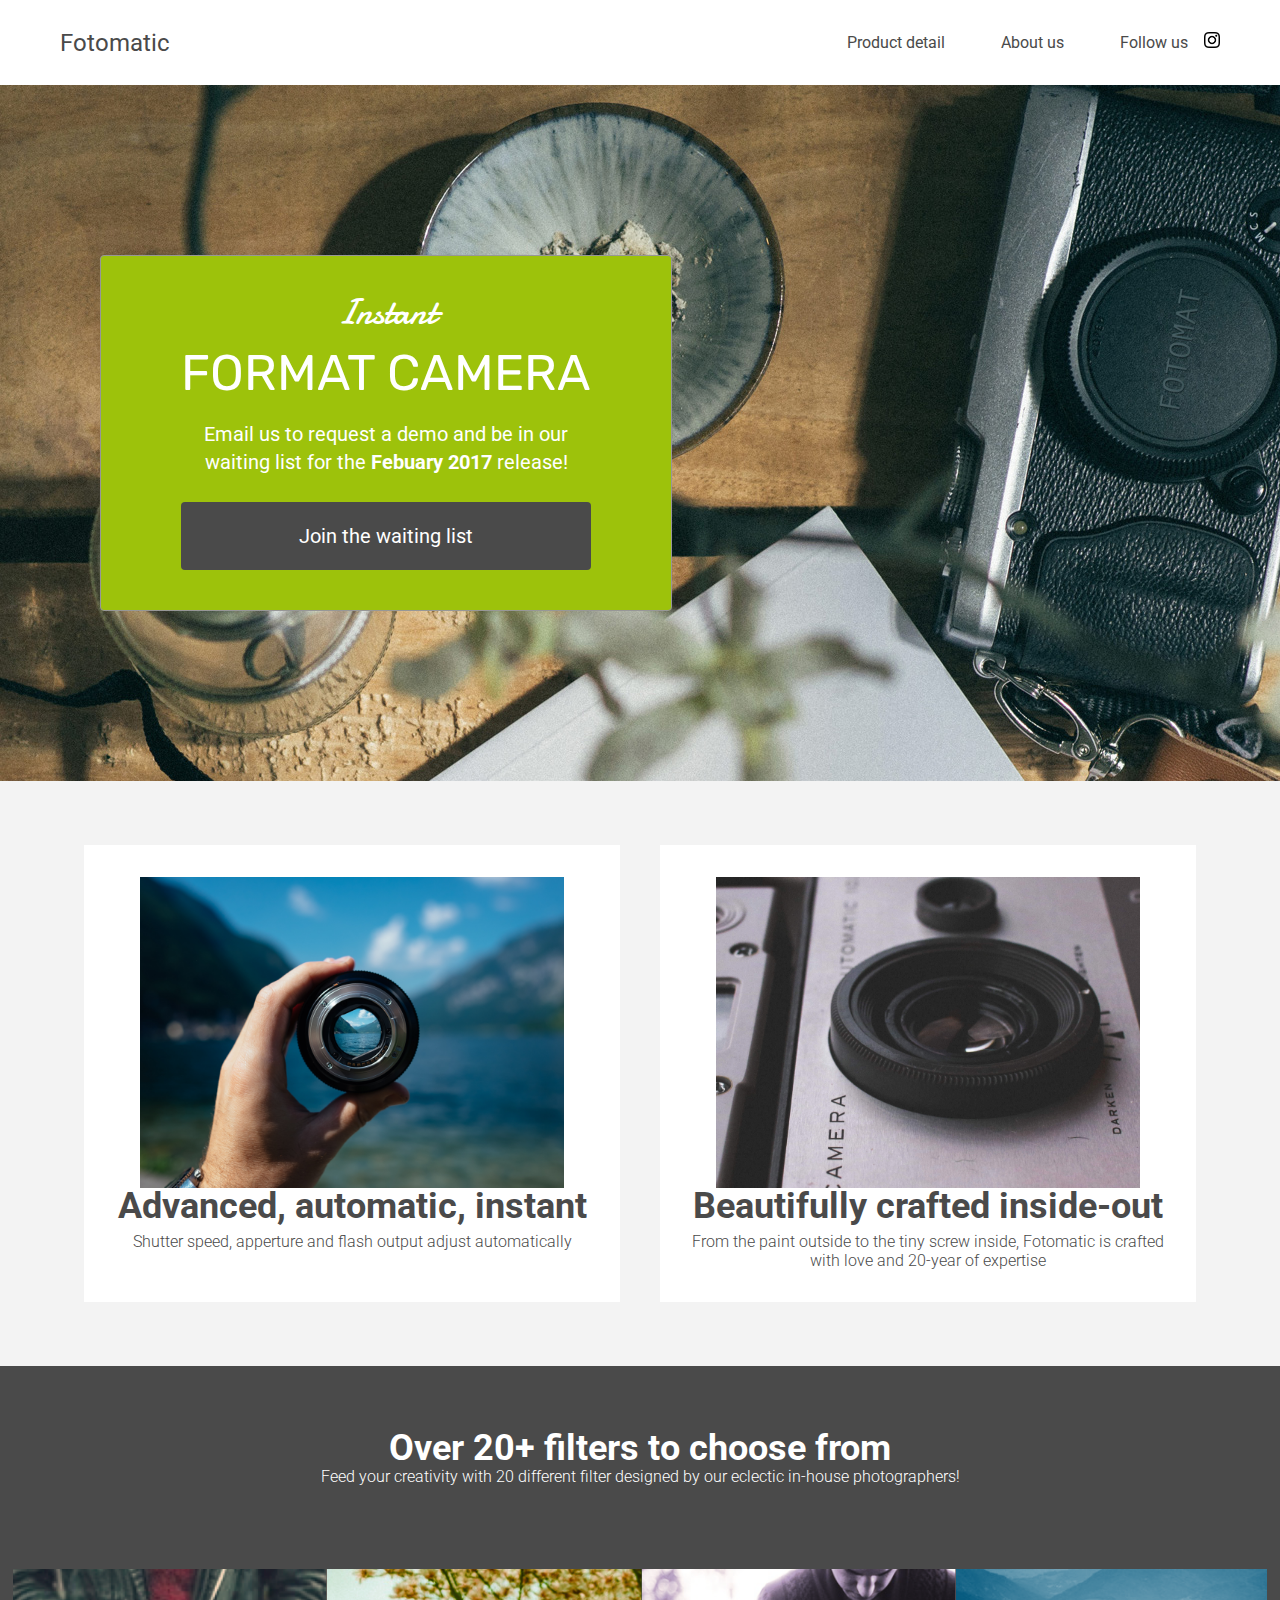
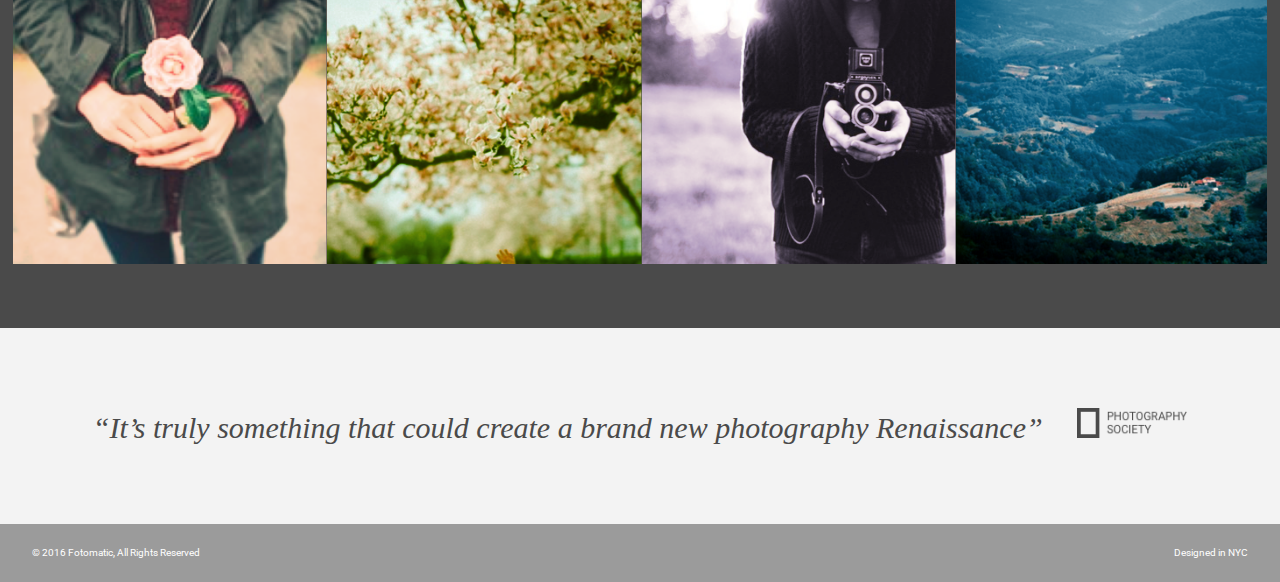
<file: index.html>
<!DOCTYPE html>
<html>
<head>
  <link href="https://fonts.googleapis.com/css?family=Damion" rel="stylesheet">
  <link href="https://fonts.googleapis.com/css?family=Rubik" rel="stylesheet">
  <link href="https://fonts.googleapis.com/css?family=Roboto:300,400,600,700" rel="stylesheet">
  <link rel="stylesheet" href="fotomatic_broken/resources/css/reset.css">
  <link rel="stylesheet" href="fotomatic_broken/resources/css/style.css">
  <meta name="viewport" content="width= device-width , initial-scale=1">
  <meta charset="UTF-8">
</head>
<body>
  
    <!-- Header -->
    <header>
      <div class="content">
        <a href="index.html" class="desktop logo">Fotomatic</a>
        <nav class="desktop">
          <ul>
            <li><a href="#">Product detail</a></li>
            <li><a href="#">About us</a></li>
            <li><a href="https://www.instagram.com/">Follow us <img class="icon" src="fotomatic_broken/resources/images/instagram.png"></a></li>
          </ul>
        </nav>
        <nav class="mobile">
          <ul>
            <li><a href="#"><img src="fotomatic_broken/resources/images/ic-logo.svg"></a></li>
            <li><a href="#"><img src="fotomatic_broken/resources/images/ic-product-detail.svg"></a></li>
            <li><a href="#"><img src="fotomatic_broken/resources/images/ic-about-us.svg"></a></li>
            <li><a href="#" class="button">Join us</a></li>
          </ul>
        </nav>
      </div>
    </header>

    <!-- Main Content -->
    <div class="main-content">

      <!-- Sign Up Section -->
      <div id="sign-up-section" class="banner">
        <div id="sign-up-cta">
          <div class="content center">
            <div class="header">
              <h2 class="cursive">Instant</h2>
              <h1 class="striking">FORMAT CAMERA</h1>
            </div>
            <div class="email">
              <span>
                Email us to request a demo and be in our waiting list for the <strong>Febuary 2017</strong> release!
              </span>
              <div class="button">Join the waiting list</div>
            </div>
          </div>
        </div>
      </div>

      <!-- Features Section -->
      <div id="features-section">
        <div class="feature">
          <div class="center">
            <div class="image-container">
              <img src="fotomatic_broken/resources/images/feature-1.png">
            </div>
            <div class="content">
              <h2>Advanced, automatic, instant</h2>
              <h3>Shutter speed, apperture and flash output adjust automatically</h3>
            </div>
          </div>
        </div>
        <div class="feature">
          <div class="center">
            <div class="image-container">
              <img src="fotomatic_broken/resources/images/feature-2.png" />
            </div>
            <div class="content">
              <h2>Beautifully crafted inside-out</h2>
              <h3>From the paint outside to the tiny screw inside, Fotomatic is crafted with love and 20-year of expertise</h3>
            </div>
          </div>
        </div>
      </div>

      <!-- Filters Section -->
      <div id="filters-section">
        <div class="content center">
          <h2>Over 20+ filters to choose from</h2>
          <h3>Feed your creativity with 20 different filter designed by our eclectic in-house photographers!</h3>
        </div>
        <div class="images-container">
          <div class="image-container">
            <img src="fotomatic_broken/resources/images/filter-1.png" />
          </div>
          <div class="image-container">
            <img src="fotomatic_broken/resources/images/filter-2.png" />
          </div>
          <div class="image-container">
            <img src="fotomatic_broken/resources/images/filter-3.png" />
          </div>
          <div class="image-container extra">
            <img src="fotomatic_broken/resources/images/filter-4.png" />
          </div>
        </div>
      </div>

      <!-- Quotes Section -->
      <div id="quotes-section">
        <div class="content center">
          <span class="quote">“It’s truly something that could create a brand new photography Renaissance”</span>
          <img class="quote-citation" src="fotomatic_broken/resources/images/photography-logo.png">
        </div>
      </div>

      <!-- Footer -->
      <footer>
        <div class="content">
          <span class="copyright">© 2016  Fotomatic, All Rights Reserved</span>
          <span class="location">Designed in NYC</span>
        </div>
      </footer>
    </div>

</body>
</html>
</file>
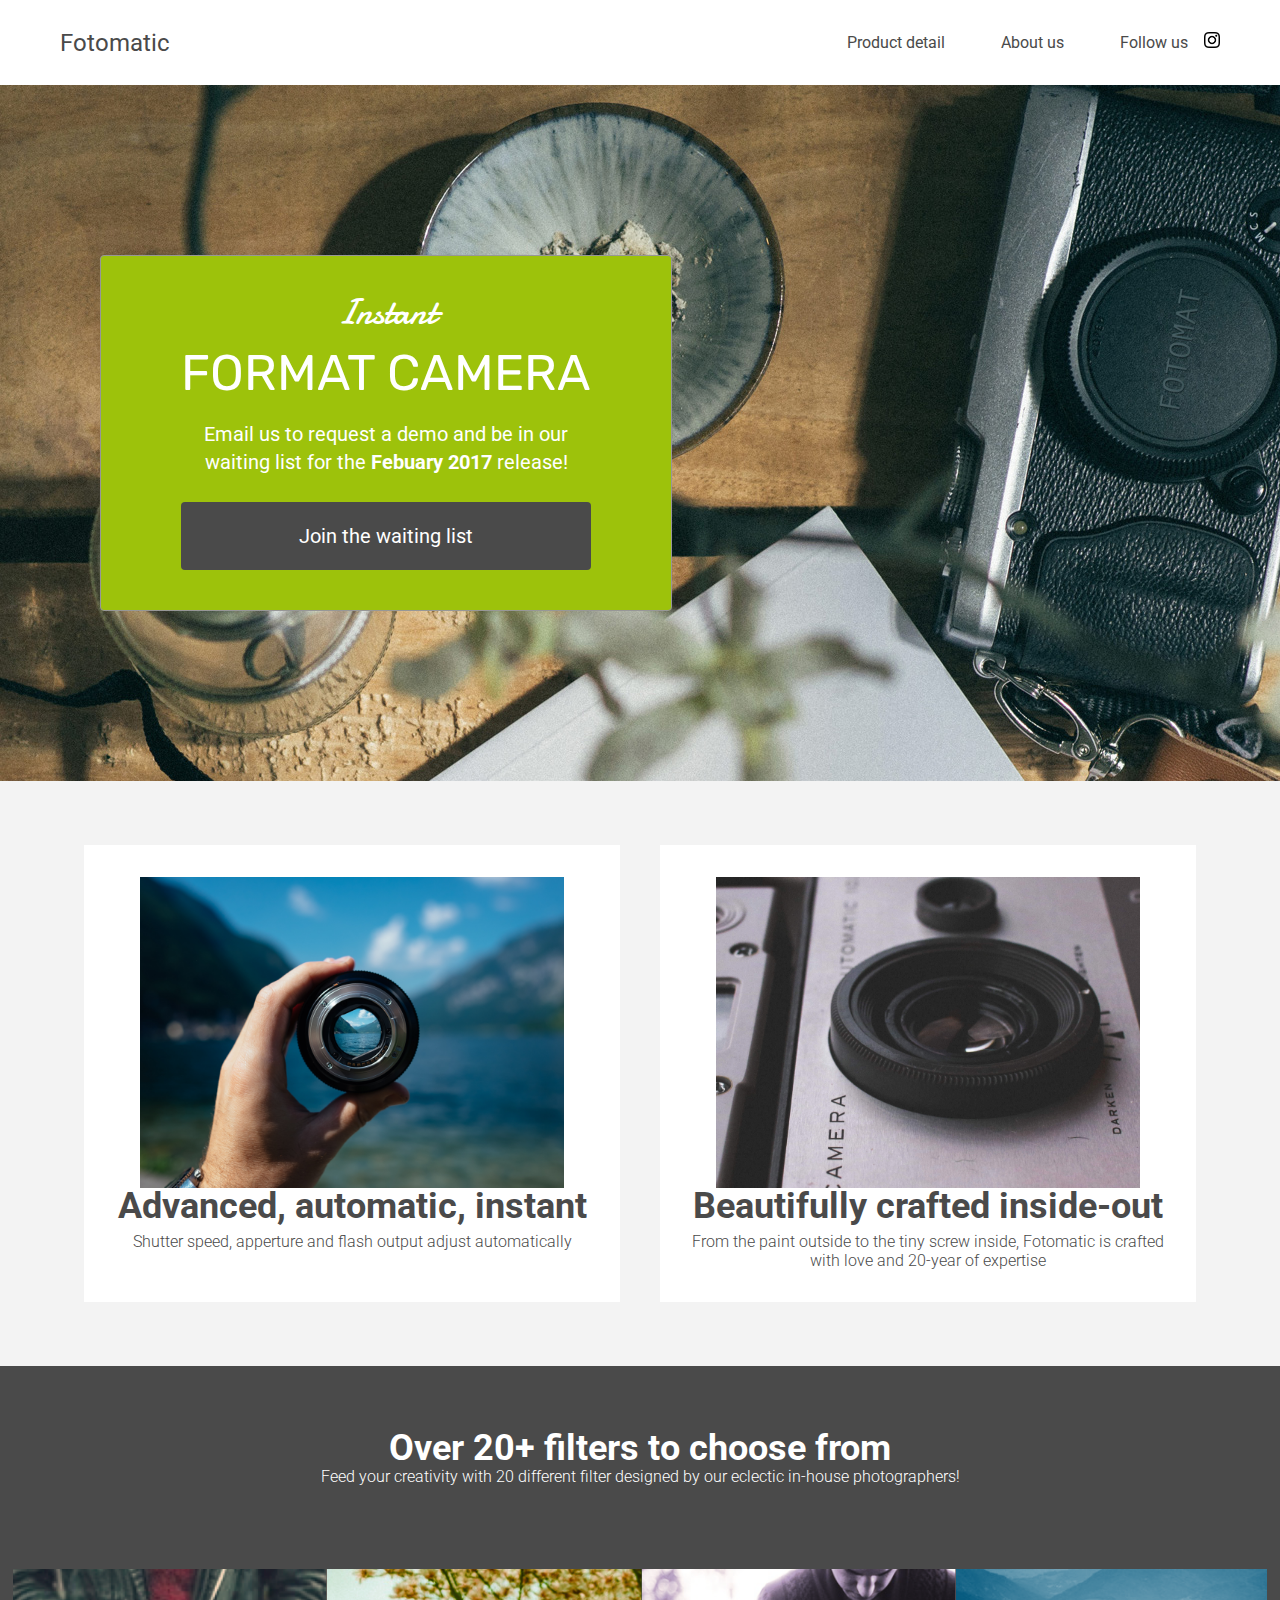
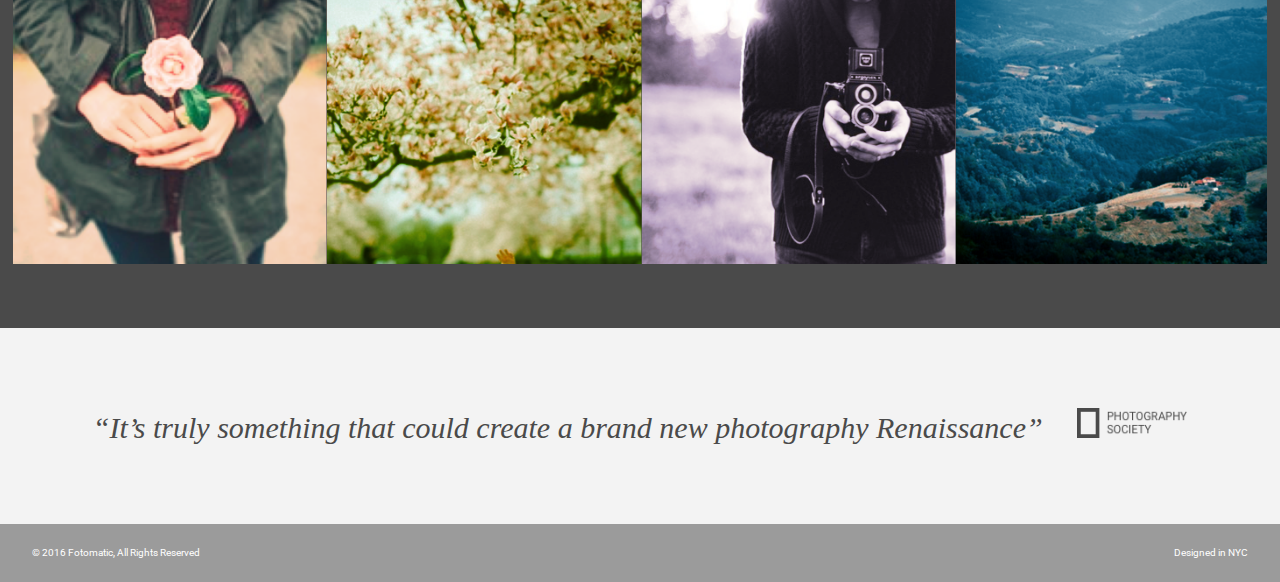
<file: fotomatic_broken/index.html>
<!DOCTYPE html>
<html>
<head>
  <link href="https://fonts.googleapis.com/css?family=Damion" rel="stylesheet">
  <link href="https://fonts.googleapis.com/css?family=Rubik" rel="stylesheet">
  <link href="https://fonts.googleapis.com/css?family=Roboto:300,400,600,700" rel="stylesheet">
  <link rel="stylesheet" href="./resources/css/reset.css">
  <link rel="stylesheet" href="resources/css/style.css">
  <meta name="viewport" content="width= device-width , initial-scale=1">
  <meta charset="UTF-8">
</head>
<body>
  
    <!-- Header -->
    <header>
      <div class="content">
        <a href="index.html" class="desktop logo">Fotomatic</a>
        <nav class="desktop">
          <ul>
            <li><a href="#">Product detail</a></li>
            <li><a href="#">About us</a></li>
            <li><a href="https://www.instagram.com/">Follow us <img class="icon" src="./resources/images/instagram.png"></a></li>
          </ul>
        </nav>
        <nav class="mobile">
          <ul>
            <li><a href="#"><img src="./resources/images/ic-logo.svg"></a></li>
            <li><a href="#"><img src="./resources/images/ic-product-detail.svg"></a></li>
            <li><a href="#"><img src="./resources/images/ic-about-us.svg"></a></li>
            <li><a href="#" class="button">Join us</a></li>
          </ul>
        </nav>
      </div>
    </header>

    <!-- Main Content -->
    <div class="main-content">

      <!-- Sign Up Section -->
      <div id="sign-up-section" class="banner">
        <div id="sign-up-cta">
          <div class="content center">
            <div class="header">
              <h2 class="cursive">Instant</h2>
              <h1 class="striking">FORMAT CAMERA</h1>
            </div>
            <div class="email">
              <span>
                Email us to request a demo and be in our waiting list for the <strong>Febuary 2017</strong> release!
              </span>
              <div class="button">Join the waiting list</div>
            </div>
          </div>
        </div>
      </div>

      <!-- Features Section -->
      <div id="features-section">
        <div class="feature">
          <div class="center">
            <div class="image-container">
              <img src="resources/images/feature-1.png">
            </div>
            <div class="content">
              <h2>Advanced, automatic, instant</h2>
              <h3>Shutter speed, apperture and flash output adjust automatically</h3>
            </div>
          </div>
        </div>
        <div class="feature">
          <div class="center">
            <div class="image-container">
              <img src="resources/images/feature-2.png" />
            </div>
            <div class="content">
              <h2>Beautifully crafted inside-out</h2>
              <h3>From the paint outside to the tiny screw inside, Fotomatic is crafted with love and 20-year of expertise</h3>
            </div>
          </div>
        </div>
      </div>

      <!-- Filters Section -->
      <div id="filters-section">
        <div class="content center">
          <h2>Over 20+ filters to choose from</h2>
          <h3>Feed your creativity with 20 different filter designed by our eclectic in-house photographers!</h3>
        </div>
        <div class="images-container">
          <div class="image-container">
            <img src="./resources/images/filter-1.png" />
          </div>
          <div class="image-container">
            <img src="./resources/images/filter-2.png" />
          </div>
          <div class="image-container">
            <img src="./resources/images/filter-3.png" />
          </div>
          <div class="image-container extra">
            <img src="./resources/images/filter-4.png" />
          </div>
        </div>
      </div>

      <!-- Quotes Section -->
      <div id="quotes-section">
        <div class="content center">
          <span class="quote">“It’s truly something that could create a brand new photography Renaissance”</span>
          <img class="quote-citation" src="./resources/images/photography-logo.png">
        </div>
      </div>

      <!-- Footer -->
      <footer>
        <div class="content">
          <span class="copyright">© 2016  Fotomatic, All Rights Reserved</span>
          <span class="location">Designed in NYC</span>
        </div>
      </footer>
    </div>

</body>
</html>
</file>
<file: fotomatic_broken/resources/css/style.css>
/* Universal Styles */

html {
  font-family: "Roboto", sans-serif;
  font-size: 16px;
}

.main-content {
  
  overflow: hidden;
  position: relative;
  top: 5.3125rem; /* To offset for fixed header. */
}

.center {
  text-align: center;
}

.button {
  border-radius: 4px;
  background-color: #4a4a4a;
  color: white;
}

.image-container {
  overflow: hidden;
}

.image-container img {
  display: block;
  max-width: 100%;
}

@media only screen and (max-width: 760px) {
  .main-content {
    top: 2.5625rem;
  }
}

.image-container {
  max-width: 100%;
}

/* Header */

header {
  position: fixed;
  width: 100%;
  border-bottom: solid 1px #c6c1c1;
  background-color: white;
}

header .content {
  display: flex;
  align-items: center;
  padding: 1.875rem;
}

header .logo {
  flex: 1;
  color: #4a4a4a;
  font-size: 1.5rem;
  margin-left: 1.875rem;
}

header nav ul {
  display: flex;
  padding-right: 1.875rem;
}

nav li {
  padding-left: 3.5rem;
}

nav a {
  vertical-align: bottom;
  line-height: 1.6;
  font-size: 1rem;
  color: #4a4a4a;
}

header .icon {
  width: 1rem;
  padding-left: .75rem;
}

header .mobile {
  display: none;
}

@media only screen and (max-width: 760px) {
  header .desktop {
    display: none;
  }

  header .mobile {
    display: block;
    width: 100%;
  }

  header .content {
    padding: .5rem 0;
  }

  header .mobile ul {
    display: flex;
    justify-content: space-around;
    align-items: center;
    width: 100%;
  }

  header .mobile li {
    padding: 0;
  }

  header .mobile .button {
    padding: .1875rem .5rem;
    background-color: #9dc20b;
    line-height: 1.6;
    color: white;
  }
}

/* Sign Up Section */

#sign-up-section {
  background-image: url(../images/banner-landingpage.jpg);
  background-repeat: no-repeat;
  background-size: cover;
  display: flex;
  justify-content: flex-start;
  align-items: flex-start;
  height: 43.5rem;
}

#sign-up-cta {
  padding: 0 5rem 2.5rem 5rem;
  border: solid 1px #979797;
  border-radius: 4px;
  background-color: #9dc20b;
  margin: 10.625rem 6.25rem;
}

#sign-up-cta .content {
  width: 25.625rem;
  margin-top: 2rem;
  font-family: "Roboto", sans-serif;
  font-size: 1.25rem;
  line-height: 1.4;
  color: white;
}

#sign-up-cta h1 {
  font-size: 3.125rem;
}

#sign-up-cta h2 {
  font-size: 2.25rem;
}

#sign-up-cta span strong {
  font-weight: bold;
}

#sign-up-cta .cursive {
  font-family: "Damion", cursive;
}

#sign-up-cta .striking {
  font-family: "Rubik", sans-serif;
  padding-bottom: .75rem;
}

#sign-up-cta .button {
  margin-top: 1.625rem;
  padding: 1.25rem 7.25rem;
}

@media only screen and (max-width: 760px) {
  #sign-up-section {
    align-items: center;
    justify-content: center;
    height: 28rem;
  }

  #sign-up-cta {
    position: static;
    width: auto;
    height: auto;
    background-color: transparent;
    border: none;
  }

  #sign-up-cta .content {
    margin-top: 0;
  }

  #sign-up-cta .email {
    display: none;
  }

  #sign-up-cta h1 {
    font-size: 3.125rem;
  }

  #sign-up-cta h2 {
    font-size: 2.25rem;
  }
}

@media only screen and (max-width: 450px) {
  #sign-up-section {
    height: 20rem;
  }

  #sign-up-cta h1 {
    font-size: 2.25rem;
  }

  #sign-up-cta h2 {
    font-size: 2rem;
  }
}

/* Features Section */

#features-section {
  display: flex;
  justify-content: space-between;
  padding: 4rem 5%;
  background-color: #f3f3f3;
}

.feature {
  flex: 1;
  padding: 2rem;
  margin: 0px 1.25rem;
  background-color: white;
}

.feature .image-container {
  width: 90%;
  height: 65%;
  margin: 0 auto;
}

.feature h2 {
  padding-bottom: .5rem;
  font-size: 2.25rem;
  font-weight: bold;
  color: #4a4a4a;
}

.feature h3 {
  font-size: 1rem;
  line-height: 1.2;
  font-weight: 300;
  color: #4a4a4a;
}

@media only screen and (max-width: 890px) {
  .feature h2 {
    font-size: 1.125rem;
    line-height: 1.3;
    font-weight: normal;
    margin-top: 1.5rem;
  }

  .feature h3 {
    font-size: .875rem;
    line-height: 1.4;
  }
}

@media only screen and (max-width: 760px) {
  #features-section {
    flex-flow: column;
  }

  .feature {
    margin: 0;
    padding: 1.25rem 1rem 1.875rem 1rem;
  }
}

/* Filters Section */

#filters-section {
  padding: 4rem 0;
  background-color: #4a4a4a;
}

#filters-section .content {
  padding: 0 .625rem;
  margin-bottom: 5rem;
}

#filters-section .content h2 {
  font-size: 2.25rem;
  font-weight: bold;
  color: white;
}

#filters-section .content h3 {
  font-size: 1rem;
  line-height: 1.4;
  font-weight: 300;
  color: white;
}

#filters-section .images-container {
  max-width: 100%;
  padding: 0 1%;
  display: flex;
}

@media only screen and (max-width: 760px) {
  #filters-section {
    padding: 1.5rem 0 0 0;
  }

  #filters-section .content {
    margin-bottom: 1rem;
  }

  #filters-section .content h2 {
    padding-bottom: .625rem;
    font-size: 1.125rem;
    line-height: 1.3;
    font-weight: normal;
  }

  #filters-section .content h3 {
    font-size: .875rem;
    line-height: 1.4;
  }

  #filters-section .images-container {
    padding: 0;
  }

  #filters-section .extra {
    display: none;
  }
}

/* Quotes Section */

#quotes-section {
  background-color: #f3f3f3;
}

#quotes-section .content {
  padding: 5rem 0;
}

#quotes-section .quote {
  padding-right: 1.875rem;
  font-family: "Palatino", serif;
  font-size: 1.875rem;
  line-height: 1.1;
  font-style: italic;
  color: #4a4a4a;
}

#quotes-section .quote-citation {
  height: 1.875rem;
}

@media only screen and (max-width: 760px) {
  #quotes-section content {
    padding: 1.875rem .625rem;
  }

  #quotes-section .quote {
    font-size: 1.5rem;
    line-height: 1.4;
  }

  #quotes-section .quote-citation {
    display: block;
    padding-top: 1rem;
    margin: auto;
  }
}

/* Footer */

footer {
  background-color: #9b9b9b;
  padding: 1.5rem 2rem;
}

footer .content {
  color: white;
  display: flex;
  font-size: .75rem;
}

footer .copyright {
  flex-grow: 1;
}

@media only screen and (min-width: 760px) {
  footer .content {
    font-size: .625rem;
  }
}
</file>
